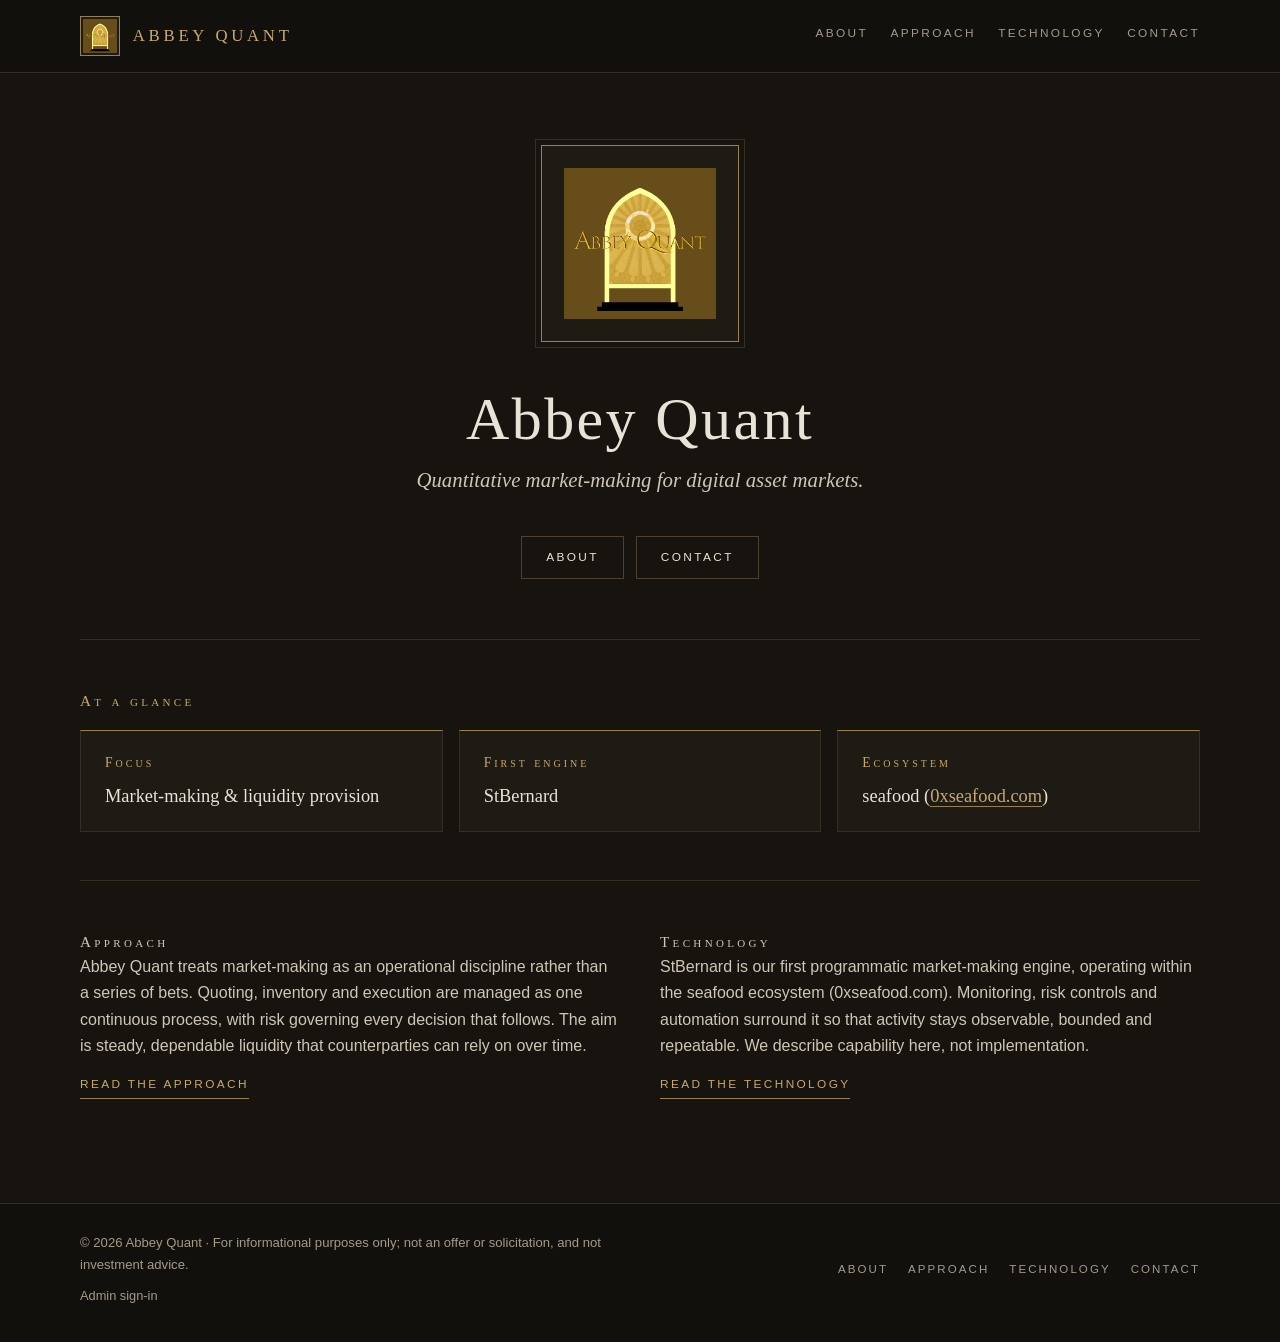
<file: index.html>
<!DOCTYPE html>
<html lang="en">
<head>
<meta charset="utf-8">
<meta name="viewport" content="width=device-width, initial-scale=1">
<title>Abbey Quant — Quantitative market-making for digital asset markets</title>
<meta name="description" content="Abbey Quant is a quantitative market-making firm providing liquidity in digital asset markets.">
<link rel="icon" type="image/png" href="/assets/abbey-quant-logo.png">
<link rel="stylesheet" href="/styles.css">
</head>
<body>
<header class="site-header">
  <div class="shell header-inner">
    <a class="brand" href="/">
      <img class="brand-mark" src="/assets/abbey-quant-logo.png" alt="Abbey Quant emblem" width="1001" height="1000">
      <span class="wordmark">Abbey Quant</span>
    </a>
    <nav class="site-nav" aria-label="Primary">
      <a href="/about/">About</a>
      <a href="/approach/">Approach</a>
      <a href="/technology/">Technology</a>
      <a href="/contact/">Contact</a>
    </nav>
  </div>
</header>

<main>
  <section class="hero shell">
    <span class="badge-plate">
      <img src="/assets/abbey-quant-logo.png" alt="Abbey Quant emblem" width="1001" height="1000">
    </span>
    <h1 class="hero-title">Abbey Quant</h1>
    <p class="hero-tagline">Quantitative market-making for digital asset markets.</p>
    <div class="cta-row">
      <span class="cta-cluster">
        <a class="btn" href="/about/">About</a>
        <a class="btn" href="/contact/">Contact</a>
      </span>
    </div>
  </section>

  <section class="section shell" aria-labelledby="facts">
    <p class="eyebrow" id="facts">At a glance</p>
    <div class="fact-grid">
      <div class="fact">
        <p class="eyebrow">Focus</p>
        <p class="fact-value">Market-making &amp; liquidity provision</p>
      </div>
      <div class="fact">
        <p class="eyebrow">First engine</p>
        <p class="fact-value">StBernard</p>
      </div>
      <div class="fact">
        <p class="eyebrow">Ecosystem</p>
        <p class="fact-value">seafood (<a href="https://0xseafood.com">0xseafood.com</a>)</p>
      </div>
    </div>
  </section>

  <section class="section shell" aria-labelledby="approach-summary">
    <div class="summary-grid">
      <div class="summary">
        <p class="eyebrow" id="approach-summary">Approach</p>
        <p>Abbey Quant treats market-making as an operational discipline rather than a series of bets. Quoting, inventory and execution are managed as one continuous process, with risk governing every decision that follows. The aim is steady, dependable liquidity that counterparties can rely on over time.</p>
        <a class="more" href="/approach/">Read the approach</a>
      </div>
      <div class="summary">
        <p class="eyebrow">Technology</p>
        <p>StBernard is our first programmatic market-making engine, operating within the seafood ecosystem (0xseafood.com). Monitoring, risk controls and automation surround it so that activity stays observable, bounded and repeatable. We describe capability here, not implementation.</p>
        <a class="more" href="/technology/">Read the technology</a>
      </div>
    </div>
  </section>
</main>

<footer class="site-footer">
  <div class="shell footer-inner">
    <div>
      <p class="footer-note">&copy; 2026 Abbey Quant &middot; For informational purposes only; not an offer or solicitation, and not investment advice.</p>
      <p class="footer-admin"><a href="/abbey/">Admin sign-in</a></p>
    </div>
    <nav class="footer-nav" aria-label="Footer">
      <a href="/about/">About</a>
      <a href="/approach/">Approach</a>
      <a href="/technology/">Technology</a>
      <a href="/contact/">Contact</a>
    </nav>
  </div>
</footer>
</body>
</html>
</file>
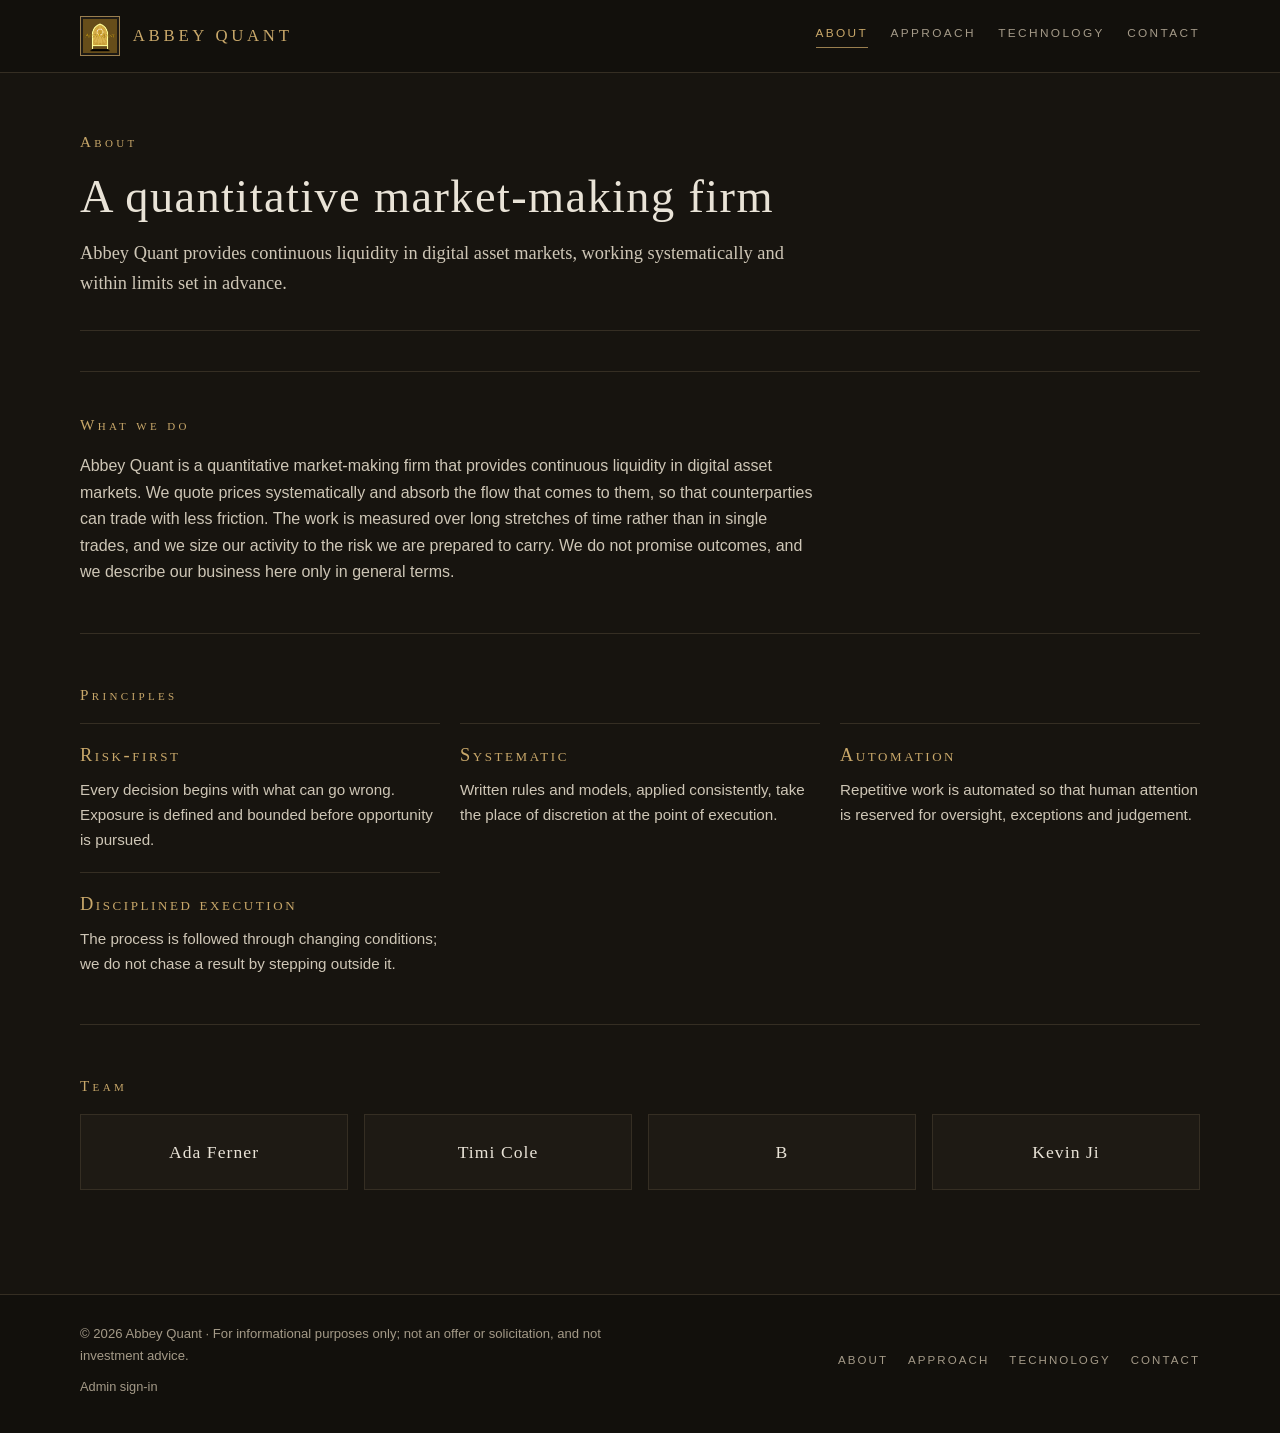
<file: about/index.html>
<!DOCTYPE html>
<html lang="en">
<head>
<meta charset="utf-8">
<meta name="viewport" content="width=device-width, initial-scale=1">
<title>About — Abbey Quant</title>
<meta name="description" content="Abbey Quant is a quantitative market-making firm providing continuous liquidity in digital asset markets.">
<link rel="icon" type="image/png" href="/assets/abbey-quant-logo.png">
<link rel="stylesheet" href="/styles.css">
</head>
<body>
<header class="site-header">
  <div class="shell header-inner">
    <a class="brand" href="/">
      <img class="brand-mark" src="/assets/abbey-quant-logo.png" alt="Abbey Quant emblem" width="1001" height="1000">
      <span class="wordmark">Abbey Quant</span>
    </a>
    <nav class="site-nav" aria-label="Primary">
      <a href="/about/" aria-current="page">About</a>
      <a href="/approach/">Approach</a>
      <a href="/technology/">Technology</a>
      <a href="/contact/">Contact</a>
    </nav>
  </div>
</header>

<main>
  <section class="page-head shell">
    <p class="eyebrow">About</p>
    <h1 class="page-title">A quantitative market-making firm</h1>
    <p class="lede">Abbey Quant provides continuous liquidity in digital asset markets, working systematically and within limits set in advance.</p>
    <div class="rule"></div>
  </section>

  <section class="section section-tight shell" aria-labelledby="what-we-do">
    <p class="eyebrow" id="what-we-do">What we do</p>
    <div class="prose">
      <p>Abbey Quant is a quantitative market-making firm that provides continuous liquidity in digital asset markets. We quote prices systematically and absorb the flow that comes to them, so that counterparties can trade with less friction. The work is measured over long stretches of time rather than in single trades, and we size our activity to the risk we are prepared to carry. We do not promise outcomes, and we describe our business here only in general terms.</p>
    </div>
  </section>

  <section class="section shell" aria-labelledby="principles">
    <p class="eyebrow" id="principles">Principles</p>
    <ul class="principles">
      <li>
        <h3>Risk-first</h3>
        <p>Every decision begins with what can go wrong. Exposure is defined and bounded before opportunity is pursued.</p>
      </li>
      <li>
        <h3>Systematic</h3>
        <p>Written rules and models, applied consistently, take the place of discretion at the point of execution.</p>
      </li>
      <li>
        <h3>Automation</h3>
        <p>Repetitive work is automated so that human attention is reserved for oversight, exceptions and judgement.</p>
      </li>
      <li>
        <h3>Disciplined execution</h3>
        <p>The process is followed through changing conditions; we do not chase a result by stepping outside it.</p>
      </li>
    </ul>
  </section>

  <section class="section shell" aria-labelledby="team">
    <p class="eyebrow" id="team">Team</p>
    <ul class="team">
      <li>Ada Ferner</li>
      <li>Timi Cole</li>
      <li>B</li>
      <li>Kevin Ji</li>
    </ul>
  </section>
</main>

<footer class="site-footer">
  <div class="shell footer-inner">
    <div>
      <p class="footer-note">&copy; 2026 Abbey Quant &middot; For informational purposes only; not an offer or solicitation, and not investment advice.</p>
      <p class="footer-admin"><a href="/abbey/">Admin sign-in</a></p>
    </div>
    <nav class="footer-nav" aria-label="Footer">
      <a href="/about/">About</a>
      <a href="/approach/">Approach</a>
      <a href="/technology/">Technology</a>
      <a href="/contact/">Contact</a>
    </nav>
  </div>
</footer>
</body>
</html>
</file>
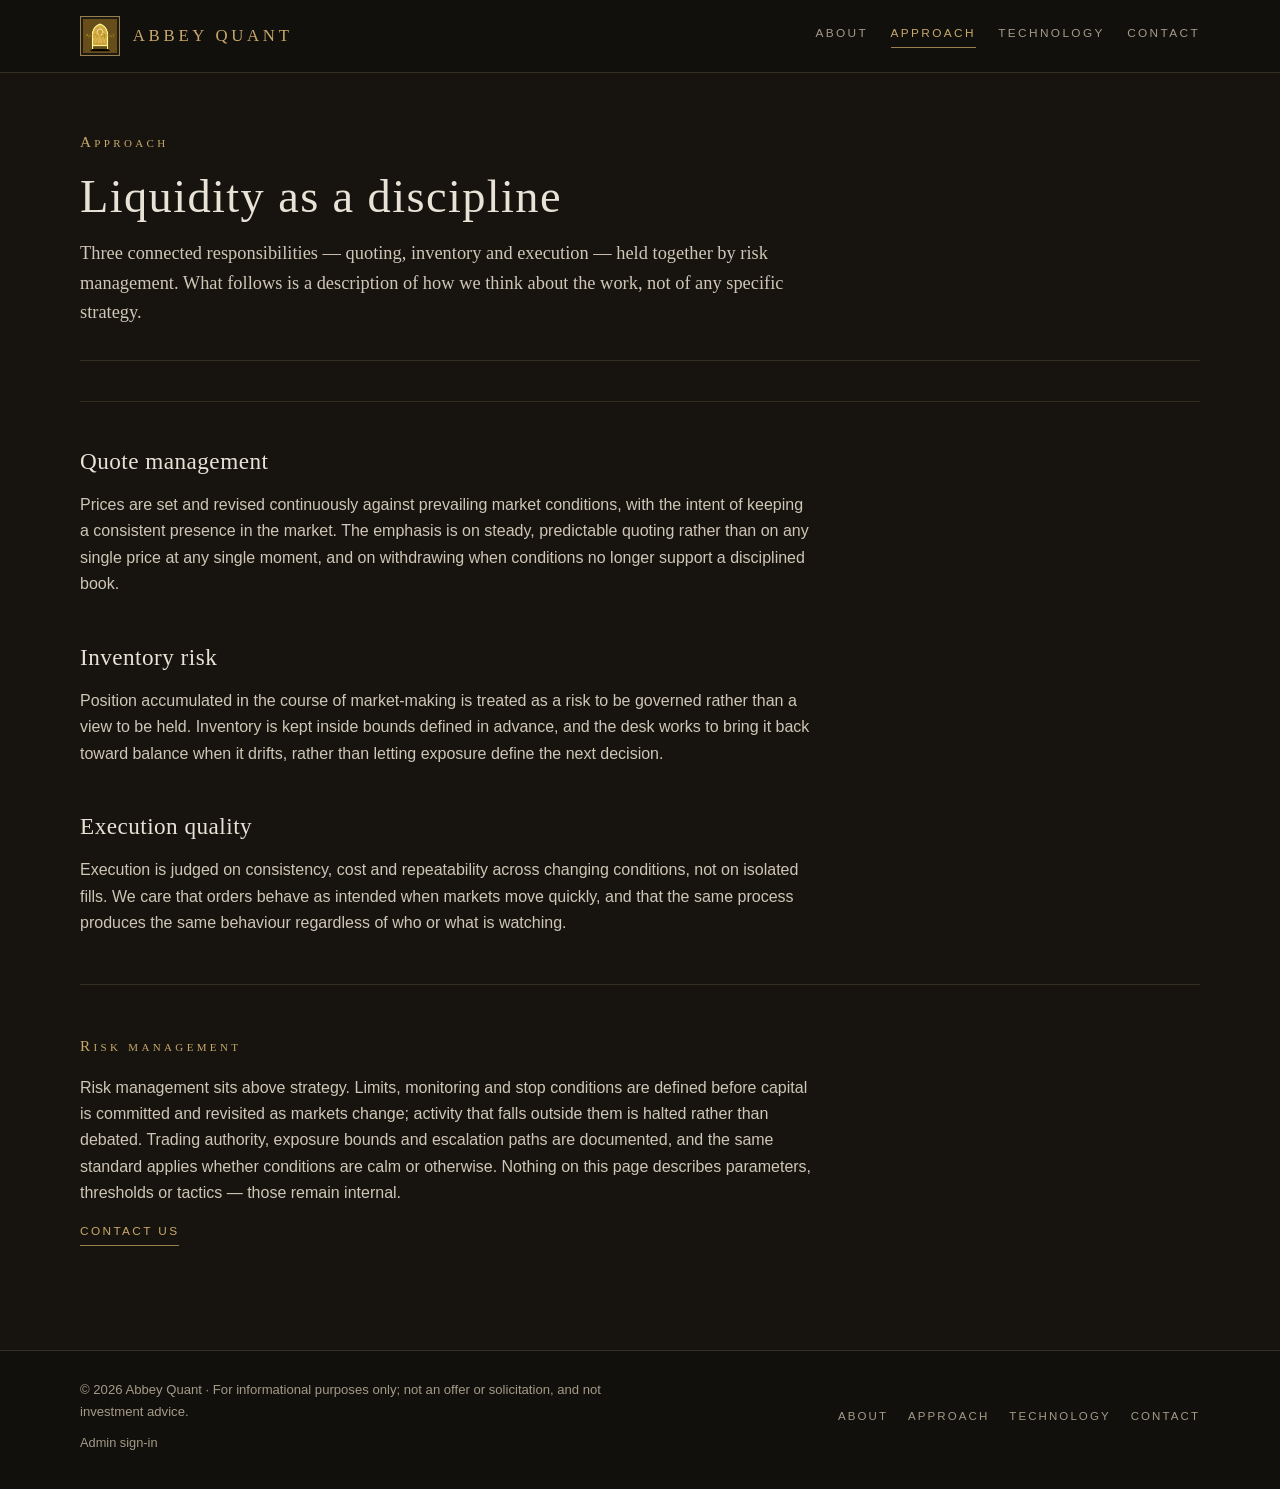
<file: approach/index.html>
<!DOCTYPE html>
<html lang="en">
<head>
<meta charset="utf-8">
<meta name="viewport" content="width=device-width, initial-scale=1">
<title>Approach — Abbey Quant</title>
<meta name="description" content="How Abbey Quant approaches quoting, inventory risk, execution quality and risk management.">
<link rel="icon" type="image/png" href="/assets/abbey-quant-logo.png">
<link rel="stylesheet" href="/styles.css">
</head>
<body>
<header class="site-header">
  <div class="shell header-inner">
    <a class="brand" href="/">
      <img class="brand-mark" src="/assets/abbey-quant-logo.png" alt="Abbey Quant emblem" width="1001" height="1000">
      <span class="wordmark">Abbey Quant</span>
    </a>
    <nav class="site-nav" aria-label="Primary">
      <a href="/about/">About</a>
      <a href="/approach/" aria-current="page">Approach</a>
      <a href="/technology/">Technology</a>
      <a href="/contact/">Contact</a>
    </nav>
  </div>
</header>

<main>
  <section class="page-head shell">
    <p class="eyebrow">Approach</p>
    <h1 class="page-title">Liquidity as a discipline</h1>
    <p class="lede">Three connected responsibilities — quoting, inventory and execution — held together by risk management. What follows is a description of how we think about the work, not of any specific strategy.</p>
    <div class="rule"></div>
  </section>

  <section class="section section-tight shell" aria-labelledby="quote-management">
    <div class="prose">
      <h2 id="quote-management">Quote management</h2>
      <p>Prices are set and revised continuously against prevailing market conditions, with the intent of keeping a consistent presence in the market. The emphasis is on steady, predictable quoting rather than on any single price at any single moment, and on withdrawing when conditions no longer support a disciplined book.</p>

      <h2 id="inventory-risk">Inventory risk</h2>
      <p>Position accumulated in the course of market-making is treated as a risk to be governed rather than a view to be held. Inventory is kept inside bounds defined in advance, and the desk works to bring it back toward balance when it drifts, rather than letting exposure define the next decision.</p>

      <h2 id="execution-quality">Execution quality</h2>
      <p>Execution is judged on consistency, cost and repeatability across changing conditions, not on isolated fills. We care that orders behave as intended when markets move quickly, and that the same process produces the same behaviour regardless of who or what is watching.</p>
    </div>
  </section>

  <section class="section shell" aria-labelledby="risk-management">
    <p class="eyebrow" id="risk-management">Risk management</p>
    <div class="prose">
      <p>Risk management sits above strategy. Limits, monitoring and stop conditions are defined before capital is committed and revisited as markets change; activity that falls outside them is halted rather than debated. Trading authority, exposure bounds and escalation paths are documented, and the same standard applies whether conditions are calm or otherwise. Nothing on this page describes parameters, thresholds or tactics — those remain internal.</p>
    </div>
    <a class="more" href="/contact/">Contact us</a>
  </section>
</main>

<footer class="site-footer">
  <div class="shell footer-inner">
    <div>
      <p class="footer-note">&copy; 2026 Abbey Quant &middot; For informational purposes only; not an offer or solicitation, and not investment advice.</p>
      <p class="footer-admin"><a href="/abbey/">Admin sign-in</a></p>
    </div>
    <nav class="footer-nav" aria-label="Footer">
      <a href="/about/">About</a>
      <a href="/approach/">Approach</a>
      <a href="/technology/">Technology</a>
      <a href="/contact/">Contact</a>
    </nav>
  </div>
</footer>
</body>
</html>
</file>
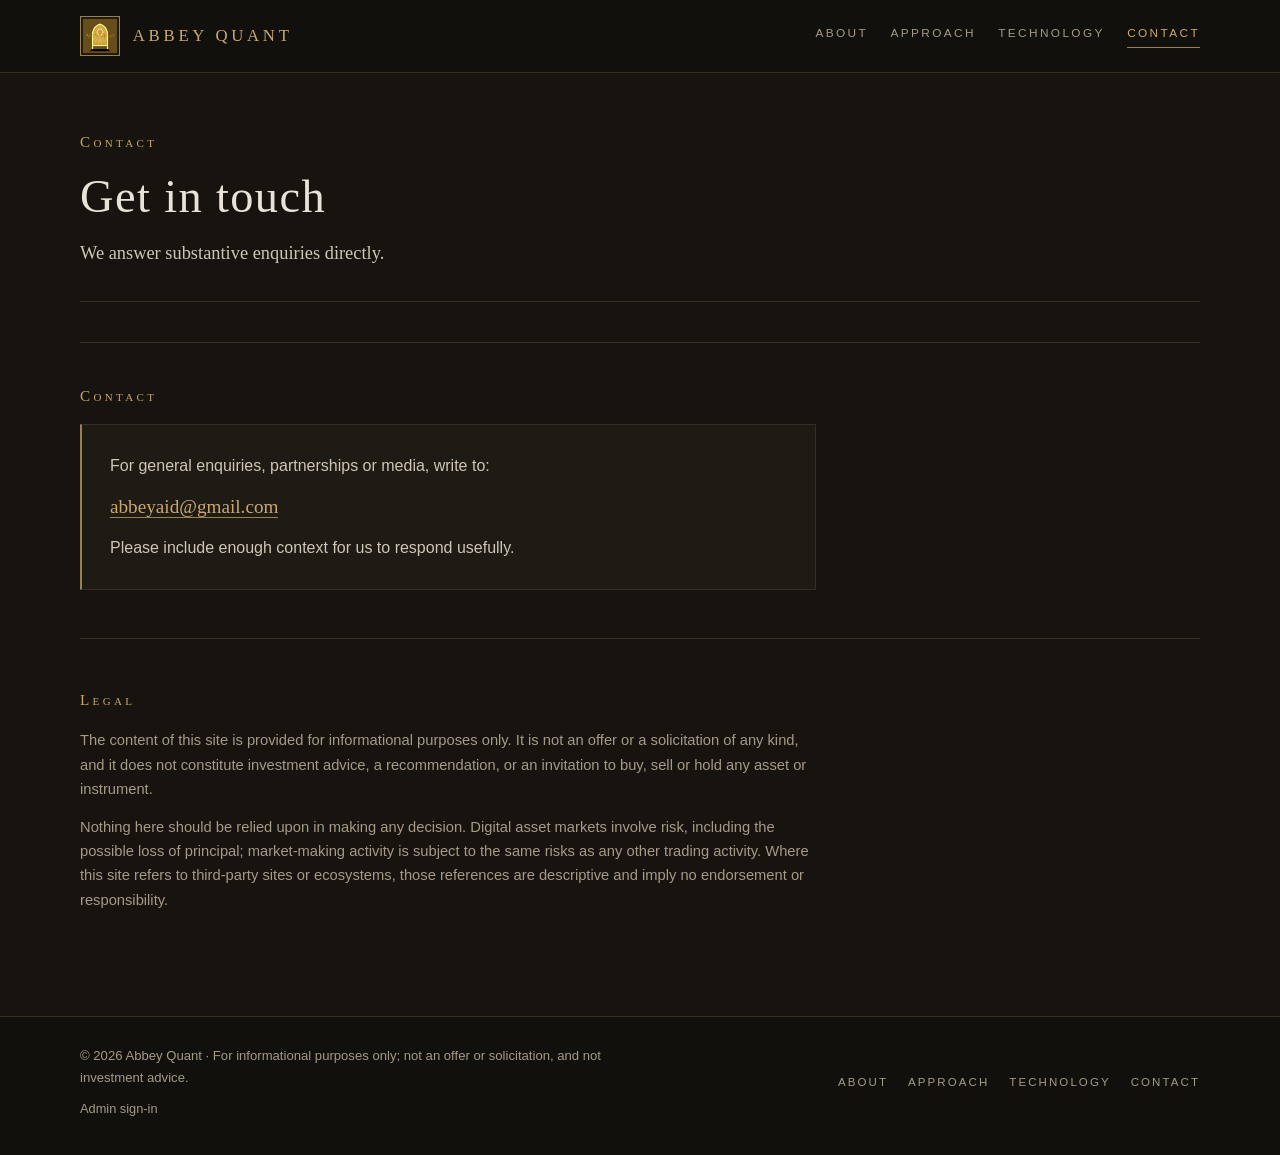
<file: contact/index.html>
<!DOCTYPE html>
<html lang="en">
<head>
<meta charset="utf-8">
<meta name="viewport" content="width=device-width, initial-scale=1">
<title>Contact — Abbey Quant</title>
<meta name="description" content="Contact Abbey Quant. This site is for informational purposes only.">
<link rel="icon" type="image/png" href="/assets/abbey-quant-logo.png">
<link rel="stylesheet" href="/styles.css">
</head>
<body>
<header class="site-header">
  <div class="shell header-inner">
    <a class="brand" href="/">
      <img class="brand-mark" src="/assets/abbey-quant-logo.png" alt="Abbey Quant emblem" width="1001" height="1000">
      <span class="wordmark">Abbey Quant</span>
    </a>
    <nav class="site-nav" aria-label="Primary">
      <a href="/about/">About</a>
      <a href="/approach/">Approach</a>
      <a href="/technology/">Technology</a>
      <a href="/contact/" aria-current="page">Contact</a>
    </nav>
  </div>
</header>

<main>
  <section class="page-head shell">
    <p class="eyebrow">Contact</p>
    <h1 class="page-title">Get in touch</h1>
    <p class="lede">We answer substantive enquiries directly.</p>
    <div class="rule"></div>
  </section>

  <section class="section section-tight shell" aria-labelledby="contact">
    <p class="eyebrow" id="contact">Contact</p>
    <div class="contact-block">
      <p>For general enquiries, partnerships or media, write to:</p>
      <p><a class="mail" href="mailto:abbeyaid@gmail.com">abbeyaid@gmail.com</a></p>
      <p>Please include enough context for us to respond usefully.</p>
    </div>
  </section>

  <section class="section shell" aria-labelledby="legal">
    <p class="eyebrow" id="legal">Legal</p>
    <div class="legal">
      <p>The content of this site is provided for informational purposes only. It is not an offer or a solicitation of any kind, and it does not constitute investment advice, a recommendation, or an invitation to buy, sell or hold any asset or instrument.</p>
      <p>Nothing here should be relied upon in making any decision. Digital asset markets involve risk, including the possible loss of principal; market-making activity is subject to the same risks as any other trading activity. Where this site refers to third-party sites or ecosystems, those references are descriptive and imply no endorsement or responsibility.</p>
    </div>
  </section>
</main>

<footer class="site-footer">
  <div class="shell footer-inner">
    <div>
      <p class="footer-note">&copy; 2026 Abbey Quant &middot; For informational purposes only; not an offer or solicitation, and not investment advice.</p>
      <p class="footer-admin"><a href="/abbey/">Admin sign-in</a></p>
    </div>
    <nav class="footer-nav" aria-label="Footer">
      <a href="/about/">About</a>
      <a href="/approach/">Approach</a>
      <a href="/technology/">Technology</a>
      <a href="/contact/">Contact</a>
    </nav>
  </div>
</footer>
</body>
</html>
</file>
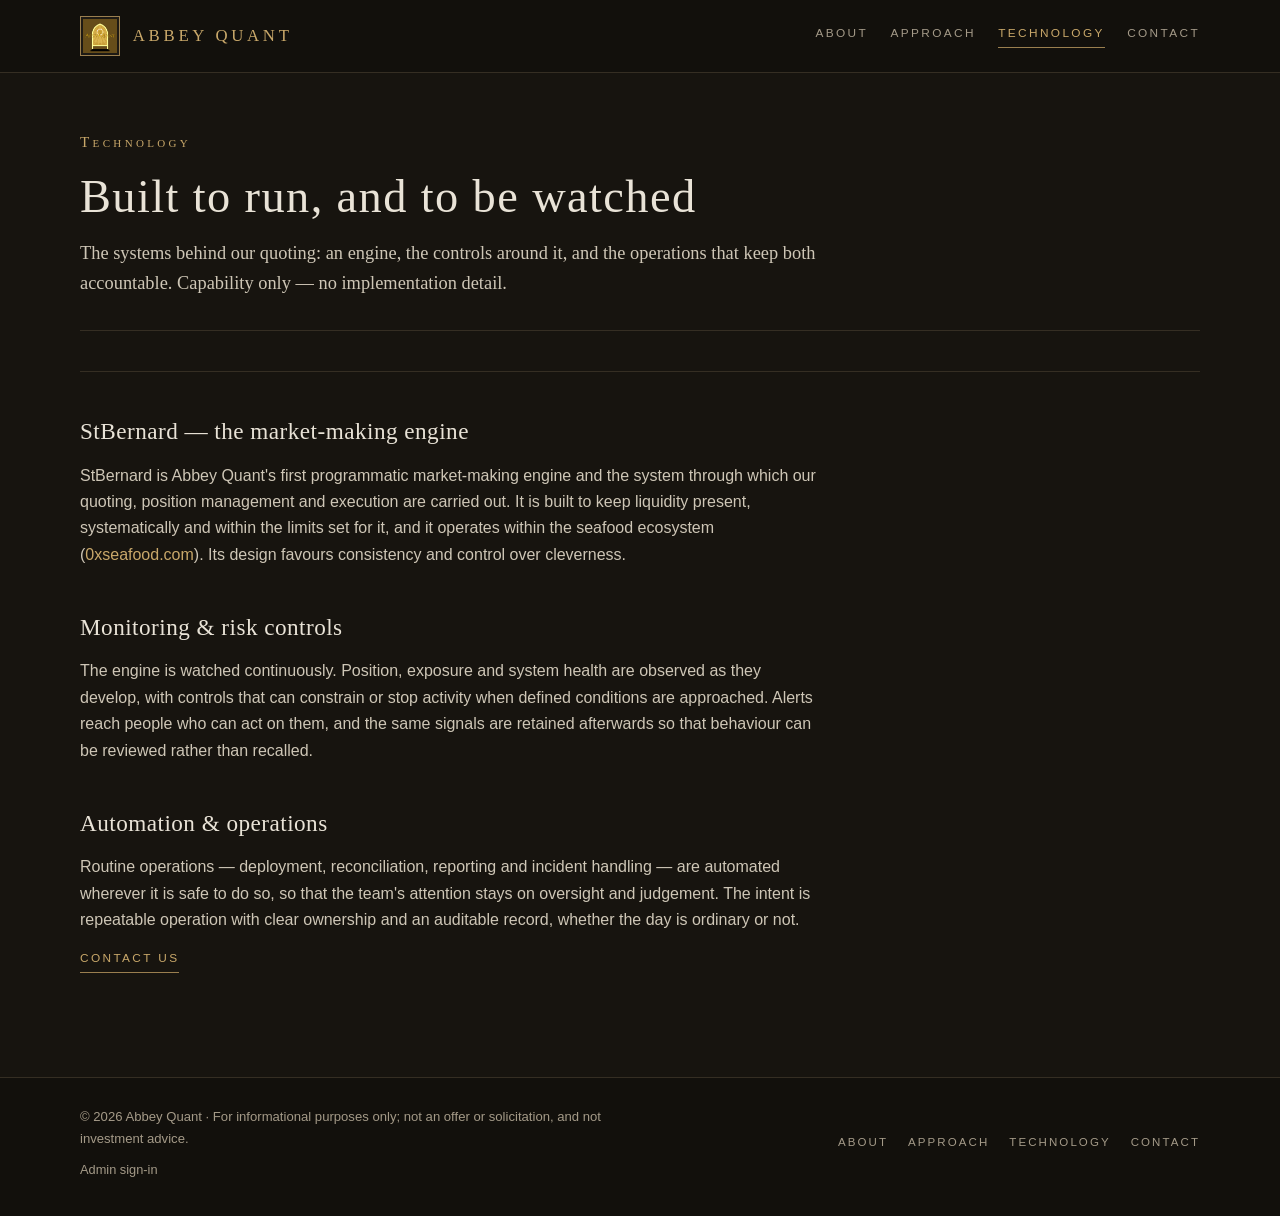
<file: technology/index.html>
<!DOCTYPE html>
<html lang="en">
<head>
<meta charset="utf-8">
<meta name="viewport" content="width=device-width, initial-scale=1">
<title>Technology — Abbey Quant</title>
<meta name="description" content="StBernard, Abbey Quant's first programmatic market-making engine, with monitoring, risk controls and automated operations.">
<link rel="icon" type="image/png" href="/assets/abbey-quant-logo.png">
<link rel="stylesheet" href="/styles.css">
</head>
<body>
<header class="site-header">
  <div class="shell header-inner">
    <a class="brand" href="/">
      <img class="brand-mark" src="/assets/abbey-quant-logo.png" alt="Abbey Quant emblem" width="1001" height="1000">
      <span class="wordmark">Abbey Quant</span>
    </a>
    <nav class="site-nav" aria-label="Primary">
      <a href="/about/">About</a>
      <a href="/approach/">Approach</a>
      <a href="/technology/" aria-current="page">Technology</a>
      <a href="/contact/">Contact</a>
    </nav>
  </div>
</header>

<main>
  <section class="page-head shell">
    <p class="eyebrow">Technology</p>
    <h1 class="page-title">Built to run, and to be watched</h1>
    <p class="lede">The systems behind our quoting: an engine, the controls around it, and the operations that keep both accountable. Capability only — no implementation detail.</p>
    <div class="rule"></div>
  </section>

  <section class="section section-tight shell" aria-labelledby="stbernard">
    <div class="prose">
      <h2 id="stbernard">StBernard — the market-making engine</h2>
      <p>StBernard is Abbey Quant's first programmatic market-making engine and the system through which our quoting, position management and execution are carried out. It is built to keep liquidity present, systematically and within the limits set for it, and it operates within the seafood ecosystem (<a href="https://0xseafood.com">0xseafood.com</a>). Its design favours consistency and control over cleverness.</p>

      <h2 id="monitoring">Monitoring &amp; risk controls</h2>
      <p>The engine is watched continuously. Position, exposure and system health are observed as they develop, with controls that can constrain or stop activity when defined conditions are approached. Alerts reach people who can act on them, and the same signals are retained afterwards so that behaviour can be reviewed rather than recalled.</p>

      <h2 id="automation">Automation &amp; operations</h2>
      <p>Routine operations — deployment, reconciliation, reporting and incident handling — are automated wherever it is safe to do so, so that the team's attention stays on oversight and judgement. The intent is repeatable operation with clear ownership and an auditable record, whether the day is ordinary or not.</p>
    </div>
    <a class="more" href="/contact/">Contact us</a>
  </section>
</main>

<footer class="site-footer">
  <div class="shell footer-inner">
    <div>
      <p class="footer-note">&copy; 2026 Abbey Quant &middot; For informational purposes only; not an offer or solicitation, and not investment advice.</p>
      <p class="footer-admin"><a href="/abbey/">Admin sign-in</a></p>
    </div>
    <nav class="footer-nav" aria-label="Footer">
      <a href="/about/">About</a>
      <a href="/approach/">Approach</a>
      <a href="/technology/">Technology</a>
      <a href="/contact/">Contact</a>
    </nav>
  </div>
</footer>
</body>
</html>
</file>
<file: styles.css>
/* Abbey Quant — single stylesheet.
   Dark, warm, retro-gothic institutional: charcoal ground, gold-copper accent,
   serif headings, small-caps labels, hairline rules.
   System fonts only. No JS. No external requests. */

:root {
  --bg: #17140f;
  --bg-deep: #12100c;
  --surface: #1e1a14;
  --line: #352e23;
  --line-strong: #4b4032;
  --text: #e9e3d7;
  --text-soft: #cec6b6;
  --muted: #a49a88;
  --accent: #c9a86a;
  --accent-dim: #9a7f4f;
  --serif: Georgia, "Times New Roman", Times, serif;
  --sans: -apple-system, BlinkMacSystemFont, "Segoe UI", Roboto, Helvetica, Arial, sans-serif;
}

* {
  box-sizing: border-box;
}

html {
  -webkit-text-size-adjust: 100%;
}

body {
  margin: 0;
  min-height: 100vh;
  display: flex;
  flex-direction: column;
  background: var(--bg);
  color: var(--text);
  font-family: var(--sans);
  font-size: 16px;
  line-height: 1.65;
  -webkit-font-smoothing: antialiased;
}

.shell {
  width: 100%;
  max-width: 70rem;
  margin: 0 auto;
  padding: 0 1.5rem;
}

a {
  color: var(--accent);
  text-decoration: none;
}

a:hover,
a:focus-visible {
  text-decoration: underline;
  outline: none;
}

img {
  display: block;
  max-width: 100%;
  height: auto;
}

/* ---------- header ---------- */

.site-header {
  border-bottom: 1px solid var(--line);
  background: var(--bg-deep);
}

.header-inner {
  display: flex;
  flex-wrap: wrap;
  align-items: center;
  justify-content: space-between;
  gap: 1rem 2rem;
  padding: 1rem 0;
}

.brand {
  display: flex;
  align-items: center;
  gap: 0.8rem;
  color: var(--text);
  text-decoration: none;
}

.brand:hover,
.brand:focus-visible {
  text-decoration: none;
}

.brand-mark {
  width: 2.5rem;
  height: auto;
  border: 1px solid var(--accent-dim);
  background: var(--surface);
  padding: 2px;
}

.wordmark {
  font-family: var(--serif);
  font-size: 1.05rem;
  letter-spacing: 0.22em;
  text-transform: uppercase;
  color: var(--accent);
}

.site-nav {
  display: flex;
  flex-wrap: wrap;
  align-items: center;
  gap: 0.35rem 1.4rem;
}

.site-nav a {
  font-size: 0.74rem;
  letter-spacing: 0.2em;
  text-transform: uppercase;
  color: var(--muted);
  border-bottom: 1px solid transparent;
  padding-bottom: 3px;
}

.site-nav a:hover,
.site-nav a:focus-visible {
  color: var(--accent);
  text-decoration: none;
}

.site-nav a[aria-current="page"] {
  color: var(--accent);
  border-bottom-color: var(--accent-dim);
}

/* ---------- main ---------- */

main {
  flex: 1 0 auto;
}

.hero {
  padding: 4.5rem 0 3.75rem;
  text-align: center;
}

.badge-plate {
  display: inline-block;
  padding: 1.35rem;
  background: var(--surface);
  border: 1px solid var(--accent-dim);
  box-shadow: 0 0 0 5px var(--bg), 0 0 0 6px var(--line);
}

.badge-plate img {
  width: 9.5rem;
  height: auto;
}

.hero-title {
  margin: 2.25rem 0 0.75rem;
  font-family: var(--serif);
  font-weight: 400;
  font-size: clamp(2.4rem, 6vw, 3.75rem);
  line-height: 1.1;
  letter-spacing: 0.04em;
}

.hero-tagline {
  margin: 0 auto;
  max-width: 38rem;
  color: var(--text-soft);
  font-family: var(--serif);
  font-size: clamp(1.05rem, 2.4vw, 1.3rem);
  font-style: italic;
  line-height: 1.5;
}

.cta-row {
  display: flex;
  flex-wrap: wrap;
  align-items: center;
  justify-content: center;
  gap: 0.75rem 1.25rem;
  margin-top: 2.5rem;
}

.cta-cluster {
  display: flex;
  flex-wrap: wrap;
  gap: 0.75rem;
}

.btn {
  display: inline-block;
  padding: 0.7rem 1.5rem;
  border: 1px solid var(--line-strong);
  background: transparent;
  color: var(--text);
  font-size: 0.74rem;
  letter-spacing: 0.2em;
  text-transform: uppercase;
}

.btn:hover,
.btn:focus-visible {
  border-color: var(--accent);
  color: var(--accent);
  text-decoration: none;
}

.btn-primary {
  background: var(--accent);
  border-color: var(--accent);
  color: var(--bg);
}

.btn-primary:hover,
.btn-primary:focus-visible {
  background: var(--accent-dim);
  border-color: var(--accent-dim);
  color: var(--bg);
}

/* ---------- sections ---------- */

.section {
  border-top: 1px solid var(--line);
  padding: 3rem 0;
}

.section-tight {
  padding-top: 2.5rem;
}

.eyebrow {
  margin: 0 0 1rem;
  font-family: var(--serif);
  font-variant: small-caps;
  font-size: 0.95rem;
  letter-spacing: 0.22em;
  color: var(--accent);
}

.page-head {
  padding: 3.5rem 0 2.5rem;
}

.page-title {
  margin: 0 0 1rem;
  font-family: var(--serif);
  font-weight: 400;
  font-size: clamp(2rem, 5vw, 2.9rem);
  line-height: 1.15;
  letter-spacing: 0.03em;
}

.lede {
  margin: 0;
  max-width: 46rem;
  color: var(--text-soft);
  font-family: var(--serif);
  font-size: 1.15rem;
  line-height: 1.6;
}

.rule {
  height: 1px;
  margin: 2rem 0 0;
  background: var(--line);
}

.prose {
  max-width: 46rem;
}

.prose h2 {
  margin: 2.5rem 0 0.75rem;
  font-family: var(--serif);
  font-weight: 400;
  font-size: 1.45rem;
  letter-spacing: 0.02em;
}

.prose h2:first-child {
  margin-top: 0;
}

.prose p {
  margin: 0 0 1rem;
  color: var(--text-soft);
}

.prose p:last-child {
  margin-bottom: 0;
}

.more {
  display: inline-block;
  margin-top: 1rem;
  font-size: 0.74rem;
  letter-spacing: 0.2em;
  text-transform: uppercase;
  border-bottom: 1px solid var(--accent-dim);
  padding-bottom: 3px;
}

.more:hover,
.more:focus-visible {
  border-bottom-color: var(--accent);
  text-decoration: none;
}

/* ---------- fact strip ---------- */

.fact-grid {
  display: grid;
  grid-template-columns: repeat(auto-fit, minmax(15rem, 1fr));
  gap: 1rem;
  margin-top: 0.5rem;
}

.fact {
  padding: 1.35rem 1.5rem;
  background: var(--surface);
  border: 1px solid var(--line);
  border-top: 1px solid var(--accent-dim);
}

.fact .eyebrow {
  margin-bottom: 0.5rem;
  font-size: 0.85rem;
}

.fact-value {
  margin: 0;
  font-family: var(--serif);
  font-size: 1.15rem;
  line-height: 1.45;
  color: var(--text);
}

.fact-value a {
  border-bottom: 1px solid var(--accent-dim);
}

/* ---------- summary pair ---------- */

.summary-grid {
  display: grid;
  grid-template-columns: repeat(auto-fit, minmax(19rem, 1fr));
  gap: 2.5rem;
}

.summary p {
  margin: 0;
  color: var(--text-soft);
}

/* ---------- principles / team / lists ---------- */

.principles {
  list-style: none;
  margin: 0;
  padding: 0;
  display: grid;
  grid-template-columns: repeat(auto-fit, minmax(17rem, 1fr));
  gap: 1.25rem;
}

.principles li {
  padding-top: 1rem;
  border-top: 1px solid var(--line);
}

.principles h3 {
  margin: 0 0 0.4rem;
  font-family: var(--serif);
  font-variant: small-caps;
  font-weight: 400;
  font-size: 1.15rem;
  letter-spacing: 0.14em;
  color: var(--accent);
}

.principles p {
  margin: 0;
  color: var(--text-soft);
  font-size: 0.95rem;
}

.team {
  list-style: none;
  margin: 0;
  padding: 0;
  display: grid;
  grid-template-columns: repeat(auto-fit, minmax(11rem, 1fr));
  gap: 1rem;
}

.team li {
  padding: 1.4rem 1rem;
  text-align: center;
  background: var(--surface);
  border: 1px solid var(--line);
  font-family: var(--serif);
  font-size: 1.1rem;
  letter-spacing: 0.06em;
  color: var(--text);
}

/* ---------- contact ---------- */

.contact-block {
  padding: 1.75rem;
  background: var(--surface);
  border: 1px solid var(--line);
  border-left: 2px solid var(--accent-dim);
  max-width: 46rem;
}

.contact-block p {
  margin: 0 0 0.75rem;
  color: var(--text-soft);
}

.contact-block p:last-child {
  margin-bottom: 0;
}

.mail {
  font-family: var(--serif);
  font-size: 1.2rem;
  color: var(--accent);
  border-bottom: 1px solid var(--accent-dim);
}

.legal {
  max-width: 46rem;
  color: var(--muted);
  font-size: 0.92rem;
}

.legal p {
  margin: 0 0 0.85rem;
}

.legal p:last-child {
  margin-bottom: 0;
}

/* ---------- footer ---------- */

.site-footer {
  margin-top: 3.5rem;
  border-top: 1px solid var(--line);
  background: var(--bg-deep);
}

.footer-inner {
  display: flex;
  flex-wrap: wrap;
  align-items: center;
  justify-content: space-between;
  gap: 1rem 2rem;
  padding: 1.75rem 0 2.25rem;
}

.footer-note {
  margin: 0;
  max-width: 34rem;
  font-size: 0.82rem;
  color: var(--muted);
}

.footer-nav {
  display: flex;
  flex-wrap: wrap;
  gap: 0.35rem 1.25rem;
}

.footer-nav a {
  font-size: 0.72rem;
  letter-spacing: 0.18em;
  text-transform: uppercase;
  color: var(--muted);
}

.footer-nav a:hover,
.footer-nav a:focus-visible {
  color: var(--accent);
}

.footer-admin {
  margin: 0.6rem 0 0;
  font-size: 0.8rem;
}

.footer-admin a {
  color: var(--muted);
}

.footer-admin a:hover,
.footer-admin a:focus-visible {
  color: var(--text-soft);
  text-decoration: none;
}

@media (max-width: 40rem) {
  .hero {
    padding: 3rem 0 2.75rem;
  }

  .section {
    padding: 2.25rem 0;
  }

  .header-inner {
    justify-content: flex-start;
  }
}
</file>
